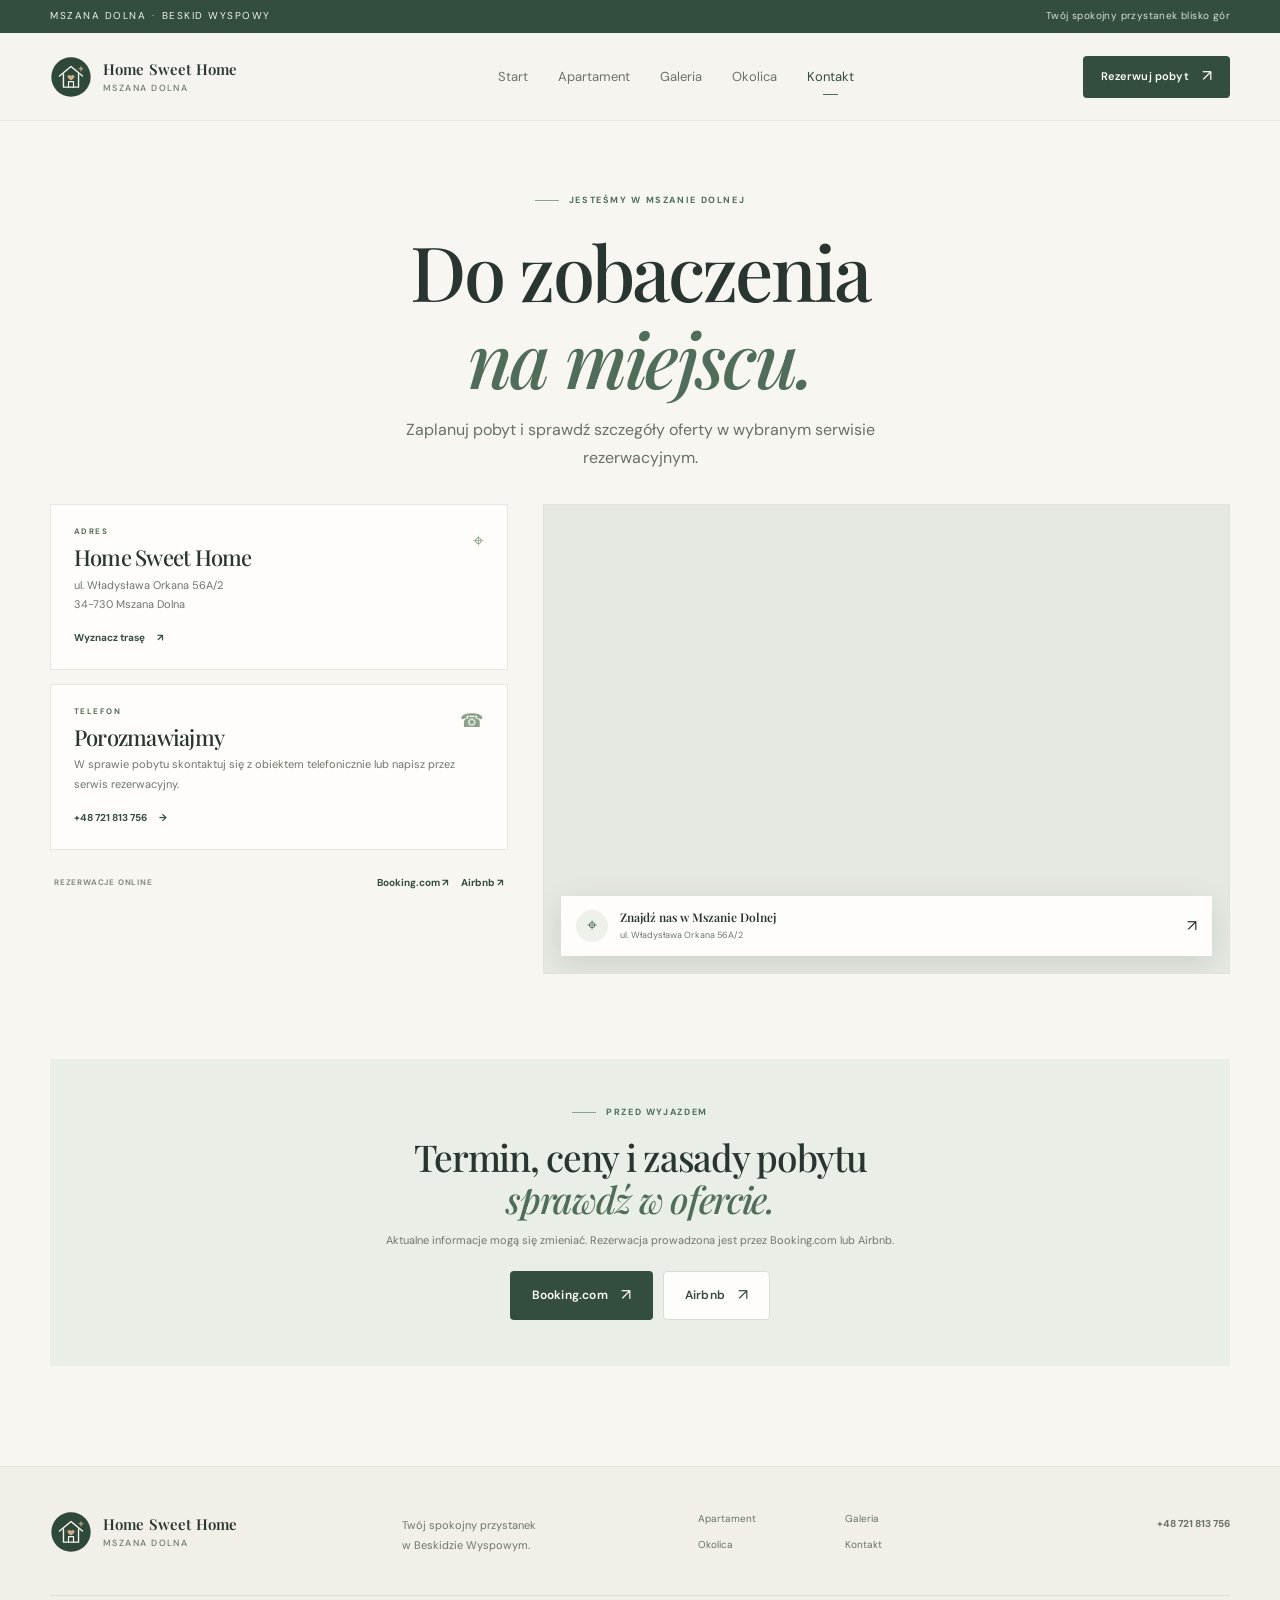
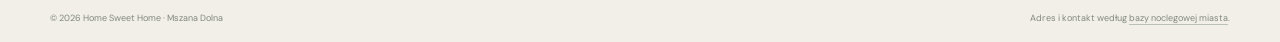
<file: kontakt.html>
<!doctype html>
<html lang="pl">
<head>
  <meta charset="utf-8"><meta name="viewport" content="width=device-width, initial-scale=1"><meta name="theme-color" content="#f6f4ee">
  <meta name="description" content="Skontaktuj się z Home Sweet Home w Mszanie Dolnej. Poznaj adres apartamentu, zadzwoń lub przejdź do serwisu rezerwacyjnego.">
  <title>Kontakt i dojazd — Home Sweet Home</title><link rel="icon" type="image/svg+xml" href="logo.svg">
  <link rel="preconnect" href="https://fonts.googleapis.com"><link rel="preconnect" href="https://fonts.gstatic.com" crossorigin>
  <link href="https://fonts.googleapis.com/css2?family=DM+Sans:wght@400;500;600;700&family=Playfair+Display:wght@500;600;700&display=swap" rel="stylesheet"><link rel="stylesheet" href="styles.css"><script src="script.js" defer></script>
</head>
<body data-page="kontakt">
  <div class="topline"><div class="wrap topline-inner"><div class="topline-links"><a href="https://mszana-dolna.pl/kontakt/urzad-miasta" target="_blank" rel="noopener noreferrer">MSZANA DOLNA</a><i aria-hidden="true">·</i><a href="https://www.odkryjbeskidwyspowy.pl/" target="_blank" rel="noopener noreferrer">BESKID WYSPOWY</a></div><span>Twój spokojny przystanek blisko gór</span></div></div>
  <header class="site-header"><div class="wrap header-inner"><a class="brand" href="index.html" aria-label="Home Sweet Home — strona główna"><img class="brand-logo" src="logo.svg" alt=""><span class="brand-name">Home Sweet Home<small>Mszana Dolna</small></span></a><button class="menu-toggle" type="button" aria-expanded="false" aria-controls="main-nav" aria-label="Otwórz menu"><span></span><span></span></button><nav class="main-nav" id="main-nav" aria-label="Menu główne"><a href="index.html">Start</a><a href="apartament.html">Apartament</a><a href="galeria.html">Galeria</a><a href="okolica.html">Okolica</a><a class="active" aria-current="page" href="kontakt.html">Kontakt</a></nav><a class="button button-dark header-cta" href="https://www.booking.com/hotel/pl/home-sweet-home-mszana-dolna.pl.html" target="_blank" rel="noopener noreferrer" data-booking-link>Rezerwuj pobyt <span aria-hidden="true">↗</span></a></div></header>
  <main>
    <section class="contact-heading wrap"><div class="eyebrow"><span class="eyebrow-line"></span> JESTEŚMY W MSZANIE DOLNEJ</div><h1>Do zobaczenia<br><em>na miejscu.</em></h1><p class="lead">Zaplanuj pobyt i sprawdź szczegóły oferty w wybranym serwisie rezerwacyjnym.</p></section>
    <section class="wrap contact-layout"><div class="contact-details"><div class="contact-card"><span class="contact-symbol" aria-hidden="true">⌖</span><div class="eyebrow">ADRES</div><h2>Home Sweet Home</h2><p>ul. Władysława Orkana 56A/2<br>34-730 Mszana Dolna</p><a class="text-link" href="https://www.google.com/maps/search/?api=1&amp;query=Home+Sweet+Home%2C+W%C5%82adys%C5%82awa+Orkana+56A%2C+Mszana+Dolna" target="_blank" rel="noopener noreferrer">Wyznacz trasę <span aria-hidden="true">↗</span></a></div><div class="contact-card"><span class="contact-symbol" aria-hidden="true">☎</span><div class="eyebrow">TELEFON</div><h2>Porozmawiajmy</h2><p>W sprawie pobytu skontaktuj się z obiektem telefonicznie lub napisz przez serwis rezerwacyjny.</p><a class="text-link" href="tel:+48721813756">+48 721 813 756 <span aria-hidden="true">→</span></a></div><div class="contact-direct"><span>REZERWACJE ONLINE</span><div><a href="https://www.booking.com/hotel/pl/home-sweet-home-mszana-dolna.pl.html" target="_blank" rel="noopener noreferrer" data-booking-link>Booking.com ↗</a><a href="https://www.airbnb.pl/rooms/1710311984842002623" target="_blank" rel="noopener noreferrer" data-airbnb-link>Airbnb ↗</a></div></div></div><div class="map-panel"><iframe title="Mapa dojazdu do Home Sweet Home w Mszanie Dolnej" src="https://www.google.com/maps?q=Home%20Sweet%20Home%2C%20W%C5%82adys%C5%82awa%20Orkana%2056A%2C%20Mszana%20Dolna&amp;output=embed" loading="lazy" referrerpolicy="no-referrer-when-downgrade" allowfullscreen></iframe><div class="map-caption"><span class="map-pin" aria-hidden="true">⌖</span><div><strong>Znajdź nas w Mszanie Dolnej</strong><small>ul. Władysława Orkana 56A/2</small></div><a href="https://www.google.com/maps/search/?api=1&amp;query=Home+Sweet+Home%2C+W%C5%82adys%C5%82awa+Orkana+56A%2C+Mszana+Dolna" target="_blank" rel="noopener noreferrer" aria-label="Otwórz mapę w Google Maps">↗</a></div></div></section>
    <section class="contact-note section-space"><div class="wrap contact-note-inner"><div class="eyebrow"><span class="eyebrow-line"></span> PRZED WYJAZDEM</div><h2>Termin, ceny i zasady pobytu<br><em>sprawdź w ofercie.</em></h2><p>Aktualne informacje mogą się zmieniać. Rezerwacja prowadzona jest przez Booking.com lub Airbnb.</p><div class="closing-actions"><a class="button button-dark" href="https://www.booking.com/hotel/pl/home-sweet-home-mszana-dolna.pl.html" target="_blank" rel="noopener noreferrer" data-booking-link>Booking.com <span aria-hidden="true">↗</span></a><a class="button button-light" href="https://www.airbnb.pl/rooms/1710311984842002623" target="_blank" rel="noopener noreferrer" data-airbnb-link>Airbnb <span aria-hidden="true">↗</span></a></div></div></section>
  </main>
  <footer class="site-footer"><div class="wrap footer-main"><a class="brand footer-brand" href="index.html"><img class="brand-logo" src="logo.svg" alt=""><span class="brand-name">Home Sweet Home<small>Mszana Dolna</small></span></a><p>Twój spokojny przystanek<br>w Beskidzie Wyspowym.</p><div class="footer-nav"><a href="apartament.html">Apartament</a><a href="galeria.html">Galeria</a><a href="okolica.html">Okolica</a><a href="kontakt.html">Kontakt</a></div><a class="footer-contact" href="tel:+48721813756">+48 721 813 756</a></div><div class="wrap footer-bottom"><span>© <span data-year></span> Home Sweet Home · Mszana Dolna</span><span>Adres i kontakt według <a href="https://mszana-dolna.pl/dla-turysty/baza-noclegowa" target="_blank" rel="noopener noreferrer">bazy noclegowej miasta</a>.</span></div></footer><a class="mobile-book" href="https://www.booking.com/hotel/pl/home-sweet-home-mszana-dolna.pl.html" target="_blank" rel="noopener noreferrer" data-booking-link>Sprawdź dostępność na Booking.com <span aria-hidden="true">↗</span></a>
</body>
</html>
</file>
<file: styles.css>
:root{--paper:#f8f6f0;--paper-2:#f1efe8;--ink:#29362f;--muted:#6c776d;--green:#4f6d59;--green-dark:#334d3e;--sage:#e0e7dc;--sage-light:#edf1e9;--sand:#c6a17c;--line:#dfe0d7;--white:#fffdf9;--serif:"Playfair Display",Georgia,serif;--sans:"DM Sans",Arial,sans-serif;--shadow:0 20px 60px rgba(45,62,49,.12)}
*{box-sizing:border-box}html{scroll-behavior:smooth}body{margin:0;background:var(--paper);color:var(--ink);font-family:var(--sans);font-size:15px;line-height:1.65;-webkit-font-smoothing:antialiased}img{display:block;max-width:100%}a{color:inherit;text-decoration:none}button,input,select{font:inherit}button,a{-webkit-tap-highlight-color:transparent}.wrap{width:min(1180px,calc(100% - 72px));margin-inline:auto}.topline{height:33px;background:var(--green-dark);color:#f1f3ec;font-size:10px;letter-spacing:.15em}.topline-inner{height:100%;display:flex;align-items:center;justify-content:space-between}.topline i{padding:0 6px;color:#c8d2c5;font-style:normal}.topline-inner>span:last-child{letter-spacing:.04em;color:#d9e0d5}.site-header{height:88px;position:relative;z-index:30;background:rgba(246,244,238,.94);border-bottom:1px solid rgba(38,51,45,.07);backdrop-filter:blur(12px)}.header-inner{height:100%;display:flex;align-items:center;justify-content:space-between;gap:24px}.brand{display:inline-flex;align-items:center;gap:11px;min-width:220px}.brand-mark{width:39px;height:39px;border:1px solid #8da08d;border-radius:50%;display:grid;place-items:center;color:var(--green-dark);font:600 20px var(--serif);letter-spacing:-.08em}.brand-mark span{color:#bc9c78;font-size:13px;padding-inline:1px}.brand-name{font:600 15px var(--serif);line-height:1.2;letter-spacing:.01em}.brand-name small{display:block;margin-top:4px;color:var(--muted);font:500 9px var(--sans);letter-spacing:.16em;text-transform:uppercase}.main-nav{display:flex;align-items:center;gap:30px}.main-nav a{position:relative;padding:10px 0;color:#68736a;font-size:13px;transition:color .2s}.main-nav a:hover,.main-nav a.active{color:var(--green-dark)}.main-nav a.active:after{content:"";position:absolute;left:0;right:0;bottom:2px;width:15px;height:1px;background:var(--green);margin:auto}.button{min-height:49px;display:inline-flex;align-items:center;justify-content:center;gap:13px;padding:0 21px;border:1px solid transparent;border-radius:4px;font-size:12px;font-weight:600;letter-spacing:.015em;cursor:pointer;transition:transform .2s,background .2s,border-color .2s,color .2s}.button:hover{transform:translateY(-2px)}.button-dark{background:var(--green-dark);color:var(--white)}.button-dark:hover{background:#395a46}.button-light{background:var(--white);color:var(--green-dark);border-color:#d7ded4}.button-outline{background:transparent;color:var(--white);border-color:rgba(255,255,255,.55)}.button-outline:hover{background:rgba(255,255,255,.11)}.button span{font-size:16px;font-weight:400}.header-cta{min-height:42px;padding-inline:17px;font-size:11px;white-space:nowrap}.menu-toggle{display:none}.eyebrow{display:flex;align-items:center;gap:10px;color:var(--green);font-size:9px;font-weight:700;letter-spacing:.18em}.eyebrow-line{width:24px;height:1px;background:#8ba28d}.eyebrow-pale{color:#e1e8de}.eyebrow-pale .eyebrow-line{background:#d2ddcf}h1,h2,h3,p{margin-top:0}h1,h2{font-family:var(--serif);font-weight:500;letter-spacing:-.035em;line-height:1.15}h1{font-size:clamp(48px,6.2vw,76px)}h2{font-size:clamp(34px,4vw,48px)}h1 em,h2 em{color:var(--green);font-weight:500}h3{font-family:var(--serif);font-weight:600;letter-spacing:-.015em}.lead{max-width:440px;color:#657168;font-size:16px;line-height:1.8}.text-link{display:inline-flex;align-items:center;gap:12px;color:var(--green-dark);font-size:12px;font-weight:700}.text-link span{transition:transform .2s}.text-link:hover span{transform:translateX(4px)}.section-space{padding-block:100px}.section-heading h2,.section-top h2{margin:16px 0 0}.home-hero{min-height:615px;position:relative;display:grid;grid-template-columns:.92fr 1.08fr;align-items:center;padding-top:52px;padding-bottom:140px}.hero-copy{position:relative;z-index:2;padding:20px 0 0}.hero-copy h1{margin:20px 0 19px}.hero-copy .lead{margin-bottom:26px}.hero-actions{display:flex;align-items:center;gap:25px}.hero-note{display:flex;align-items:center;gap:12px;margin-top:56px;color:#677268;font-size:11px;line-height:1.55}.hero-note strong{color:var(--ink);font-size:12px}.note-icon{width:36px;height:36px;display:grid;place-items:center;border:1px solid #becbbd;border-radius:50%;color:var(--green);font-size:17px}.hero-art{position:relative;height:480px;margin-left:9px}.hero-art:before{content:"";position:absolute;inset:30px -25px -22px 30px;border:1px solid #d6ddd2;border-radius:200px 200px 7px 7px}.hero-image{position:absolute;inset:0;width:100%;height:100%;object-fit:cover;object-position:center 55%;border-radius:200px 200px 6px 6px}.hero-caption{position:absolute;bottom:20px;left:20px;display:flex;align-items:center;gap:11px;padding:10px 16px;border:1px solid rgba(255,255,255,.45);border-radius:3px;background:rgba(31,48,38,.36);color:white;font-size:11px;backdrop-filter:blur(8px)}.caption-sparkle{color:#e4d0ad;font-size:18px}.hero-stamp{position:absolute;right:-26px;top:62px;width:94px;height:94px;display:flex;flex-direction:column;align-items:center;justify-content:center;border-radius:50%;background:#e7ecdf;color:var(--green-dark);font:500 11px var(--serif);line-height:1.05;transform:rotate(8deg);box-shadow:0 9px 28px rgba(43,61,47,.09)}.hero-stamp strong{font-size:17px;font-weight:600}.booking-card{position:absolute;z-index:4;right:26px;bottom:0;left:0;padding:22px 24px 14px;border:1px solid rgba(44,65,49,.09);border-radius:5px;background:var(--white);box-shadow:var(--shadow)}.booking-intro{display:flex;align-items:center;gap:12px;margin-bottom:18px}.booking-icon{width:35px;height:35px;display:grid;place-items:center;border-radius:50%;background:var(--sage-light);color:var(--green);font-size:24px}.booking-intro strong,.booking-intro small{display:block}.booking-intro strong{font:600 14px var(--serif)}.booking-intro small{margin-top:2px;color:var(--muted);font-size:10px}.booking-form{display:grid;grid-template-columns:1fr 1fr .9fr auto;align-items:end;gap:12px}.date-field,.guest-field{min-width:0;display:block;padding:9px 12px 8px;border:1px solid #e2e3dc;border-radius:3px;background:#fff}.date-field span,.guest-field span{display:block;color:#748077;font-size:9px;letter-spacing:.08em;text-transform:uppercase}.date-field input,.guest-field select{width:100%;height:23px;padding:0;border:0;outline:0;background:transparent;color:var(--ink);font-size:12px}.guest-field select{cursor:pointer}.booking-submit{min-height:43px;padding-inline:16px;white-space:nowrap;font-size:11px}.booking-hint{margin:10px 0 0;color:#8a9187;font-size:9px}.booking-results{padding:15px 0 3px;border-top:1px solid #e6e8df}.booking-results[hidden]{display:none}.booking-results p{margin:0 0 11px;color:var(--muted);font-size:11px}.booking-results>div{display:flex;gap:9px}.booking-results .button{min-height:38px;font-size:10px}.intro-section{padding-top:111px;padding-bottom:90px}.intro-grid{display:grid;grid-template-columns:1.03fr .97fr;gap:95px;align-items:end}.intro-text{max-width:420px;padding-bottom:3px}.intro-text p,.stay-description p,.room-grid p,.policies-grid>div>p,.area-intro p{color:#6b766d;font-size:13px;line-height:1.9}.intro-text .text-link{margin-top:9px}.feature-strip{display:grid;grid-template-columns:repeat(4,1fr);padding:27px 29px;border-block:1px solid var(--line)}.feature-item{display:flex;align-items:center;gap:13px;padding-inline:17px;border-right:1px solid var(--line)}.feature-item:first-child{padding-left:0}.feature-item:last-child{padding-right:0;border:0}.feature-icon{width:38px;height:38px;flex:none;display:grid;place-items:center;border-radius:50%;background:var(--sage-light);color:var(--green);font-size:19px}.feature-item strong,.feature-item small{display:block}.feature-item strong{font:600 12px var(--serif)}.feature-item small{margin-top:3px;color:var(--muted);font-size:9px}.home-gallery{padding-top:100px;padding-bottom:105px}.section-top{display:flex;align-items:end;justify-content:space-between;gap:20px;margin-bottom:30px}.section-top .text-link{padding-bottom:7px}.preview-grid{display:grid;grid-template-columns:1.5fr 1fr 1fr;gap:14px;height:370px}.preview-photo{position:relative;overflow:hidden;border-radius:3px;background:#dfe4db}.preview-photo img{width:100%;height:100%;object-fit:cover;transition:transform .5s}.preview-photo:hover img{transform:scale(1.035)}.preview-photo:after{content:"";position:absolute;inset:55% 0 0;background:linear-gradient(transparent,rgba(20,31,23,.53))}.preview-large img{object-position:center 54%}.photo-label,.photo-count{position:absolute;z-index:1;left:20px;bottom:17px;color:white;font:500 16px var(--serif)}.photo-count{display:flex;align-items:center;gap:8px;font:600 10px var(--sans)}.neighborhood-band{padding-block:88px;background:var(--green-dark);color:#f6f4ee}.neighborhood-grid{display:grid;grid-template-columns:.95fr 1.05fr;gap:77px;align-items:center}.neighborhood-copy h2{margin:18px 0;color:var(--white)}.neighborhood-copy h2 em{color:#d8dfd0}.neighborhood-copy p{max-width:430px;margin-bottom:27px;color:#d0d9cf;font-size:13px;line-height:1.9}.neighborhood-image{position:relative;height:360px}.neighborhood-image img{width:100%;height:100%;object-fit:cover;border-radius:170px 170px 3px 3px}.neighborhood-image span{position:absolute;right:-15px;bottom:14px;padding:11px 16px;background:#e8ece3;color:var(--green-dark);font:500 13px var(--serif)}.closing-cta{padding-block:80px}.closing-inner{display:grid;grid-template-columns:52px 1fr auto;align-items:center;gap:28px;padding:36px 0;border-block:1px solid var(--line)}.closing-star{align-self:start;color:#829782;font-size:29px}.closing-inner h2{margin:12px 0 8px;font-size:clamp(32px,3.5vw,42px)}.closing-inner p{margin:0;color:var(--muted);font-size:12px}.closing-actions{display:flex;gap:10px}.site-footer{background:var(--paper-2);border-top:1px solid #e4e2d8}.footer-main{display:grid;grid-template-columns:1.15fr .95fr 1fr .8fr;align-items:start;gap:32px;padding-top:44px;padding-bottom:39px}.footer-brand{min-width:0}.footer-main>p{margin:5px 0 0;color:var(--muted);font-size:11px;line-height:1.8}.footer-nav{display:grid;grid-template-columns:1fr 1fr;gap:9px 17px}.footer-nav a,.footer-contact{color:#68736a;font-size:10px}.footer-nav a:hover,.footer-contact:hover{color:var(--green-dark)}.footer-contact{justify-self:end;padding-top:5px;font-weight:700}.footer-bottom{min-height:47px;display:flex;align-items:center;justify-content:space-between;gap:20px;border-top:1px solid #dcded5;color:#81887e;font-size:9px}.footer-bottom a{text-decoration:underline;text-decoration-color:#b7c1b4;text-underline-offset:3px}.mobile-book{display:none}

/* Inner pages */
.page-hero{display:grid;grid-template-columns:.9fr 1.1fr;gap:58px;align-items:center;padding-top:68px;padding-bottom:58px}.page-hero-copy{padding:0 0 5px}.page-hero-copy h1{margin:20px 0}.page-hero-copy .lead{margin-bottom:27px}.page-hero-photo{height:430px;position:relative}.page-hero-photo img{width:100%;height:100%;object-fit:cover;border-radius:180px 180px 4px 4px}.image-note{position:absolute;left:-20px;bottom:18px;padding:12px 17px;background:var(--white);box-shadow:0 9px 30px rgba(45,62,49,.12);font:500 12px var(--serif)}.stay-overview{display:grid;grid-template-columns:.95fr 1.05fr;gap:110px;align-items:start}.stay-description{max-width:510px;padding-top:20px}.stay-description p+p{margin-top:14px}.stay-description .text-link{margin-top:9px}.amenities-section{padding-block:87px;background:#eeefe8}.section-aside{max-width:245px;margin:0 0 7px;color:var(--muted);font-size:11px;line-height:1.7}.amenity-grid{display:grid;grid-template-columns:repeat(3,1fr);gap:1px;background:#dfe3d9;border:1px solid #dfe3d9}.amenity-card{min-height:186px;padding:25px 27px;background:#f7f6f0}.amenity-card>span{color:#7e987f;font-size:21px}.amenity-card h3{margin:15px 0 7px;font-size:16px}.amenity-card p{max-width:275px;margin:0;color:var(--muted);font-size:11px;line-height:1.8}.room-grid{display:grid;grid-template-columns:1fr 1fr;gap:80px;align-items:center}.room-grid>img{width:100%;height:410px;object-fit:cover;border-radius:4px 145px 4px 4px}.room-grid h2{margin:17px 0}.room-grid p{max-width:430px}.room-grid .text-link{margin-top:8px}.policies-section{padding-block:83px;background:#e8ece3}.policies-grid{display:grid;grid-template-columns:.88fr 1.12fr;gap:100px;align-items:start}.policies-grid h2{margin:17px 0}.policies-grid>div>p{max-width:400px;margin-bottom:21px}.policy-list{margin:3px 0 0;padding:0;list-style:none}.policy-list li{display:grid;grid-template-columns:45px 1fr;gap:17px;padding:0 0 20px;margin-bottom:20px;border-bottom:1px solid #d2dbd0}.policy-list li:last-child{margin-bottom:0}.policy-list li>span{color:#819581;font:500 14px var(--serif)}.policy-list strong{font:600 14px var(--serif)}.policy-list p{margin:4px 0 0;color:var(--muted);font-size:11px;line-height:1.7}.gallery-heading{padding-top:76px;padding-bottom:37px;text-align:center}.gallery-heading .eyebrow{justify-content:center}.gallery-heading h1{margin:20px 0 15px}.gallery-heading .lead{max-width:550px;margin:0 auto 20px;font-size:14px}.gallery-count{color:#899287;font-size:9px;font-weight:700;letter-spacing:.15em}.gallery-count i{padding-inline:6px;color:#af987a;font-style:normal}.gallery-section{padding-bottom:79px}.gallery-grid{display:grid;grid-template-columns:1.05fr 1fr 1fr;grid-auto-rows:220px;gap:12px}.gallery-tile{position:relative;min-width:0;overflow:hidden;padding:0;border:0;border-radius:3px;background:#e2e7df;cursor:zoom-in;text-align:left}.gallery-tile:after{content:"";position:absolute;inset:45% 0 0;background:linear-gradient(transparent,rgba(22,32,24,.46));pointer-events:none}.gallery-tile img{width:100%;height:100%;object-fit:cover;transition:transform .45s}.gallery-tile:hover img{transform:scale(1.04)}.gallery-tile span{position:absolute;z-index:1;left:16px;bottom:13px;color:white;font:500 14px var(--serif)}.tile-tall{grid-row:span 2}.tile-wide{grid-column:span 2}.photo-source{margin:14px 0 0;color:#92988f;font-size:9px;text-align:right}.lightbox{position:fixed;width:min(96vw,1120px);max-width:none;height:min(92vh,800px);max-height:none;padding:52px 72px 46px;border:1px solid rgba(255,255,255,.14);background:#1f2d25;color:white;overflow:visible}.lightbox::backdrop{background:rgba(19,27,22,.87);backdrop-filter:blur(4px)}.lightbox figure{height:100%;display:flex;flex-direction:column;align-items:center;justify-content:center;margin:0}.lightbox figure img{width:100%;height:calc(100% - 29px);object-fit:contain}.lightbox figcaption{padding-top:11px;color:#dbe1d7;font-size:11px;text-align:center}.lightbox-close,.lightbox-arrow{position:absolute;display:grid;place-items:center;border:1px solid rgba(255,255,255,.32);border-radius:50%;background:rgba(255,255,255,.06);color:white;cursor:pointer}.lightbox-close{top:13px;right:15px;width:36px;height:36px;font-size:25px}.lightbox-arrow{top:50%;width:42px;height:42px;font-size:31px;transform:translateY(-50%)}.lightbox-prev{left:16px}.lightbox-next{right:16px}.lightbox-position{position:absolute;left:20px;top:22px;color:#dbe1d7;font-size:10px}.gallery-booking{padding-block:48px;background:#e8ece3}.gallery-booking-inner{display:flex;align-items:center;justify-content:space-between;gap:20px}.gallery-booking h2{margin:14px 0 0;font-size:36px}.area-hero{height:510px;position:relative;color:white;background:#526756}.area-hero>img{width:100%;height:100%;object-fit:cover;object-position:center 48%}.area-hero:after{content:"";position:absolute;inset:0;background:linear-gradient(90deg,rgba(27,43,33,.76) 0%,rgba(27,43,33,.43) 48%,rgba(27,43,33,.05) 100%)}.area-hero-overlay{position:absolute;z-index:1;inset:0;display:flex;align-items:center}.area-hero-overlay .wrap{padding-top:5px}.area-hero h1{margin:20px 0 15px;color:white}.area-hero h1 em{color:#e0e7dc}.area-hero p{max-width:450px;color:#e7ece5;font-size:13px;line-height:1.85}.area-intro{display:grid;grid-template-columns:1fr 1fr;gap:100px;align-items:end}.area-intro>div:last-child{max-width:480px;padding-bottom:5px}.area-intro p{margin-bottom:12px}.area-intro .text-link{margin-top:3px}.area-cards-section{padding-block:83px;background:#eeefe8}.area-cards{display:grid;grid-template-columns:repeat(3,1fr);gap:20px}.area-card{background:var(--white);border:1px solid #e1e4db}.area-card-image{height:218px;position:relative;display:block;overflow:hidden;background:#dce3d8}.area-card-image img{width:100%;height:100%;object-fit:cover;transition:transform .4s}.area-card-image:hover img{transform:scale(1.04)}.area-card-number{position:absolute;top:13px;left:14px;width:32px;height:32px;display:grid;place-items:center;border-radius:50%;background:rgba(248,247,240,.93);color:var(--green-dark);font:500 12px var(--serif)}.area-card-copy{padding:22px 22px 24px}.area-card-copy .eyebrow{font-size:8px}.area-card-copy h3{margin:10px 0 7px;font-size:20px}.area-card-copy p{min-height:72px;margin-bottom:13px;color:var(--muted);font-size:10px;line-height:1.8}.area-card-copy .text-link{font-size:10px}.area-note-inner{display:grid;grid-template-columns:42px 1fr .9fr;gap:25px;align-items:center}.area-note-inner>.note-icon{align-self:start}.area-note-inner h2{margin:15px 0 9px}.area-note-inner p{max-width:450px;color:var(--muted);font-size:11px;line-height:1.8}.area-note-inner .text-link{font-size:11px}.area-note-inner>img{width:100%;height:285px;object-fit:cover;border-radius:3px 145px 3px 3px}.contact-heading{padding-top:72px;padding-bottom:31px;text-align:center}.contact-heading .eyebrow{justify-content:center}.contact-heading h1{margin:19px 0 14px}.contact-heading .lead{max-width:515px;margin:0 auto}.contact-layout{display:grid;grid-template-columns:.8fr 1.2fr;gap:35px;padding-bottom:85px}.contact-details{display:flex;flex-direction:column;gap:14px}.contact-card{padding:20px 23px;background:var(--white);border:1px solid #e5e6de}.contact-symbol{float:right;color:#8ba18b;font-size:19px}.contact-card .eyebrow{font-size:8px}.contact-card h2{margin:7px 0 5px;font-size:22px}.contact-card p{margin-bottom:10px;color:var(--muted);font-size:11px;line-height:1.75}.contact-card .text-link{font-size:10px}.contact-direct{display:flex;align-items:center;justify-content:space-between;padding:11px 4px;color:#828b81;font-size:8px;font-weight:700;letter-spacing:.1em}.contact-direct div{display:flex;gap:12px}.contact-direct a{color:var(--green-dark);font-size:10px;letter-spacing:0}.map-panel{position:relative;min-height:460px;overflow:hidden;border:1px solid #dfe2d9;background:#e5e9e1}.map-panel iframe{width:100%;height:100%;min-height:460px;border:0;filter:saturate(.7)}.map-caption{position:absolute;right:17px;bottom:17px;left:17px;display:flex;align-items:center;gap:12px;padding:13px 15px;background:rgba(255,254,250,.95);box-shadow:0 8px 30px rgba(27,43,33,.12)}.map-pin{width:32px;height:32px;display:grid;place-items:center;border-radius:50%;background:var(--sage-light);color:var(--green);font-size:18px}.map-caption>div{flex:1}.map-caption strong,.map-caption small{display:block}.map-caption strong{font:600 12px var(--serif)}.map-caption small{margin-top:3px;color:var(--muted);font-size:9px}.map-caption>a{font-size:16px}.contact-note{padding-top:0}.contact-note-inner{padding:46px;background:#e8ece3;text-align:center}.contact-note-inner .eyebrow{justify-content:center}.contact-note-inner h2{margin:16px 0 10px;font-size:37px}.contact-note-inner>p{color:var(--muted);font-size:11px}.contact-note-inner .closing-actions{justify-content:center;margin-top:22px}

@media(max-width:1000px){.wrap{width:min(100% - 48px,1180px)}.main-nav{gap:17px}.brand{min-width:auto}.header-inner{gap:17px}.header-cta{padding-inline:12px}.home-hero{grid-template-columns:.9fr 1.1fr;min-height:600px}.hero-art{height:430px}.hero-copy h1{font-size:62px}.booking-form{grid-template-columns:1fr 1fr .8fr}.booking-submit{grid-column:1/-1}.booking-card{right:0}.booking-hint{margin-top:7px}.feature-strip{padding-inline:15px}.feature-item{gap:9px;padding-inline:10px}.feature-item small{font-size:8px}.neighborhood-grid{gap:45px}.stay-overview,.policies-grid{gap:65px}.page-hero{gap:35px}.area-note-inner{grid-template-columns:35px 1fr .8fr}}
@media(max-width:760px){.wrap{width:calc(100% - 38px)}.topline{height:31px;font-size:8px}.topline-inner>span:last-child{display:none}.site-header{height:72px}.header-inner{gap:12px}.brand-name{font-size:14px}.brand-mark{width:35px;height:35px}.menu-toggle{width:39px;height:39px;display:flex;flex-direction:column;justify-content:center;align-items:center;gap:5px;margin-left:auto;border:1px solid #d6ddd3;border-radius:50%;background:transparent}.menu-toggle span{width:14px;height:1px;background:var(--green-dark);transition:transform .2s}.menu-toggle[aria-expanded="true"] span:first-child{transform:translateY(3px) rotate(45deg)}.menu-toggle[aria-expanded="true"] span:last-child{transform:translateY(-3px) rotate(-45deg)}.main-nav{position:absolute;top:71px;right:0;left:0;display:none;flex-direction:column;align-items:stretch;gap:0;padding:8px 22px 16px;background:var(--paper);border-bottom:1px solid var(--line);box-shadow:0 12px 20px rgba(45,62,49,.08)}.main-nav.open{display:flex}.main-nav a{padding:12px 5px;border-bottom:1px solid #e7e7df}.main-nav a:last-child{border-bottom:0}.main-nav a.active:after{display:none}.header-cta{display:none}.mobile-book{position:fixed;z-index:25;right:12px;bottom:11px;left:12px;min-height:48px;display:flex;align-items:center;justify-content:center;gap:12px;padding:0 15px;border-radius:4px;background:var(--green-dark);box-shadow:0 8px 25px rgba(25,39,29,.22);color:white;font-size:11px;font-weight:600}.mobile-book span{font-size:16px}.section-space{padding-block:69px}h1{font-size:clamp(46px,13vw,64px)}h2{font-size:clamp(32px,9vw,42px)}.home-hero{display:flex;flex-direction:column;align-items:stretch;padding-top:43px;padding-bottom:0;min-height:0}.hero-copy{padding:0}.hero-copy h1{margin:17px 0 14px;font-size:57px}.hero-copy .lead{font-size:14px}.hero-actions{gap:19px}.hero-actions .button{min-height:46px;padding-inline:15px}.hero-actions .text-link{font-size:10px}.hero-note{margin-top:24px}.hero-art{height:min(112vw,450px);margin:32px 6px 0}.hero-art:before{inset:15px -12px -12px 14px}.hero-image{border-radius:170px 170px 4px 4px}.hero-stamp{right:-13px;top:33px;width:73px;height:73px;font-size:9px}.hero-stamp strong{font-size:14px}.hero-caption{bottom:12px;left:11px;font-size:9px}.booking-card{position:relative;right:auto;bottom:auto;left:auto;margin-top:-26px;padding:18px 16px 13px}.booking-intro{margin-bottom:13px}.booking-form{grid-template-columns:1fr 1fr;gap:9px}.guest-field{grid-column:1}.booking-submit{grid-column:2;grid-row:2;min-height:42px;padding-inline:10px}.booking-hint{font-size:8px}.booking-results>div{flex-wrap:wrap}.booking-results .button{flex:1}.intro-section{padding-top:73px;padding-bottom:58px}.intro-grid{grid-template-columns:1fr;gap:19px}.intro-text{max-width:540px}.intro-text p{font-size:12px}.feature-strip{grid-template-columns:1fr 1fr;gap:0;padding:7px 0}.feature-item{min-height:75px;padding:10px 7px;border-right:0;border-bottom:1px solid var(--line)}.feature-item:nth-child(odd){border-right:1px solid var(--line)}.feature-item:nth-last-child(-n+2){border-bottom:0}.feature-item:first-child{padding-left:7px}.feature-icon{width:33px;height:33px;font-size:16px}.feature-item strong{font-size:11px}.feature-item small{max-width:130px;font-size:8px}.home-gallery{padding-block:66px}.section-top{align-items:start;flex-direction:column;gap:12px;margin-bottom:22px}.section-top .text-link{padding-bottom:0;font-size:10px}.preview-grid{height:auto;grid-template-columns:1fr 1fr;grid-template-rows:220px 155px;gap:9px}.preview-large{grid-column:span 2}.preview-photo img{object-position:center}.photo-label{left:13px;bottom:12px;font-size:13px}.photo-count{left:12px;bottom:11px;font-size:9px}.neighborhood-band{padding-block:60px}.neighborhood-grid{grid-template-columns:1fr;gap:27px}.neighborhood-copy p{font-size:12px}.neighborhood-image{height:270px;margin-right:10px}.neighborhood-image img{border-radius:140px 140px 3px 3px}.neighborhood-image span{right:-10px;font-size:11px}.closing-cta{padding-block:48px}.closing-inner{grid-template-columns:28px 1fr;gap:13px;padding-block:26px}.closing-star{font-size:22px}.closing-inner p{font-size:10px}.closing-actions{grid-column:2;flex-wrap:wrap}.closing-actions .button{min-height:42px;font-size:10px}.site-footer{padding-bottom:56px}.footer-main{grid-template-columns:1fr 1fr;gap:20px 15px;padding-block:31px}.footer-main>p{font-size:9px}.footer-nav{gap:8px 10px}.footer-nav a,.footer-contact{font-size:9px}.footer-contact{justify-self:start;grid-column:2}.footer-bottom{align-items:flex-start;flex-direction:column;gap:5px;padding-block:12px;font-size:8px}.footer-bottom span:last-child{max-width:100%}.page-hero{grid-template-columns:1fr;gap:26px;padding-top:48px;padding-bottom:0}.page-hero-copy h1{font-size:53px}.page-hero-copy .lead{font-size:13px}.page-hero-photo{height:330px;margin:0 8px 0 12px}.page-hero-photo img{border-radius:150px 150px 4px 4px}.image-note{left:-10px;bottom:13px;font-size:10px}.stay-overview{grid-template-columns:1fr;gap:17px}.stay-description{padding-top:0}.stay-description p{font-size:12px}.amenities-section{padding-block:63px}.section-aside{align-self:flex-start;margin-top:2px;font-size:9px}.amenity-grid{grid-template-columns:1fr 1fr}.amenity-card{min-height:166px;padding:18px 15px}.amenity-card h3{font-size:15px}.amenity-card p{font-size:9px}.room-grid{grid-template-columns:1fr;gap:27px}.room-grid>img{height:280px;border-radius:4px 120px 4px 4px}.room-grid p{font-size:11px}.policies-section{padding-block:61px}.policies-grid{grid-template-columns:1fr;gap:31px}.policy-list li{grid-template-columns:34px 1fr;gap:10px}.policy-list p{font-size:10px}.gallery-heading{padding-top:50px;padding-bottom:25px}.gallery-heading h1{font-size:53px}.gallery-heading .lead{font-size:11px}.gallery-grid{grid-template-columns:1fr 1fr;grid-auto-rows:165px;gap:8px}.tile-tall{grid-row:span 2}.tile-wide{grid-column:span 2}.gallery-tile span{left:11px;bottom:10px;font-size:12px}.gallery-section{padding-bottom:48px}.photo-source{text-align:left;font-size:8px}.lightbox{width:100vw;height:82vh;padding:48px 43px 38px}.lightbox-arrow{width:33px;height:33px;font-size:25px}.lightbox-prev{left:5px}.lightbox-next{right:5px}.lightbox-close{top:8px;right:8px}.lightbox-position{left:12px;top:18px}.gallery-booking{padding-block:34px}.gallery-booking-inner{align-items:flex-start;flex-direction:column}.gallery-booking h2{font-size:29px}.gallery-booking .button{min-height:44px}.area-hero{height:465px}.area-hero>img{object-position:55% center}.area-hero:after{background:linear-gradient(90deg,rgba(27,43,33,.74),rgba(27,43,33,.24))}.area-hero h1{font-size:54px}.area-hero p{max-width:350px;font-size:11px}.area-intro{grid-template-columns:1fr;gap:17px}.area-intro p{font-size:11px}.area-cards-section{padding-block:61px}.area-cards{grid-template-columns:1fr;gap:14px}.area-card{display:grid;grid-template-columns:.9fr 1.1fr}.area-card-image{height:auto;min-height:210px}.area-card-copy{padding:16px 14px}.area-card-copy h3{font-size:17px}.area-card-copy p{min-height:0;font-size:9px}.area-card-copy .text-link{font-size:9px}.area-note-inner{grid-template-columns:30px 1fr;gap:12px}.area-note-inner>img{grid-column:2;height:220px;margin-top:5px;border-radius:3px 100px 3px 3px}.area-note-inner p{font-size:10px}.contact-heading{padding-top:50px;padding-bottom:24px}.contact-heading h1{font-size:54px}.contact-heading .lead{font-size:11px}.contact-layout{grid-template-columns:1fr;gap:19px;padding-bottom:56px}.contact-details{gap:9px}.contact-card{padding:17px 18px}.contact-card h2{font-size:20px}.contact-card p{font-size:10px}.contact-direct{padding:9px 2px}.map-panel,.map-panel iframe{min-height:320px}.map-caption{right:9px;bottom:9px;left:9px;padding:11px}.contact-note{padding-top:0}.contact-note-inner{padding:31px 17px}.contact-note-inner h2{font-size:30px}.contact-note-inner>p{font-size:9px}.contact-note-inner .closing-actions{gap:7px}}
@media(max-width:390px){.wrap{width:calc(100% - 30px)}.brand{gap:7px}.brand-name{font-size:13px}.booking-form{grid-template-columns:1fr 1fr}.booking-submit{font-size:9px}.hero-copy h1{font-size:51px}.hero-actions{gap:12px}.hero-actions .button{padding-inline:11px;font-size:10px}.hero-actions .text-link{font-size:9px}.area-card{grid-template-columns:1fr}.area-card-image{height:190px;min-height:0}.area-card-copy p{font-size:10px}}
@media(prefers-reduced-motion:reduce){html{scroll-behavior:auto}*,*::before,*::after{transition:none!important}}

/* Wspólny znak marki i widoczny fokus klawiatury. */
.brand-logo{width:42px;height:42px;display:block;flex:none;object-fit:contain}
:where(a,button,input,select,iframe):focus-visible{outline:2px solid #8b6b49;outline-offset:3px}
@media(max-width:760px){.brand-logo{width:37px;height:37px}}
.topline-links{display:flex;align-items:center;white-space:nowrap}
.topline-links a{color:inherit;text-decoration:none}
.topline-links a:hover{text-decoration:underline;text-underline-offset:3px;color:#fff}
@media(max-width:760px){.topline-links{letter-spacing:.11em}.topline-links i{padding:0 4px}}


/* Lżejsza, cieplejsza paleta oraz czytelny opis zamiast niedziałającego zdjęcia. */
.amenities-section{background:#f0f0e9}
.policies-section,.contact-note-inner{background:#e9eee6}
.image-frame{position:relative}
.image-unavailable{visibility:hidden}
.image-fallback{position:absolute;z-index:1;inset:0;display:flex;flex-direction:column;align-items:center;justify-content:center;gap:9px;padding:24px;border:1px solid rgba(79,109,89,.13);border-radius:inherit;background:linear-gradient(145deg,#edf1e9,#e3e9df);color:var(--green-dark);text-align:center;pointer-events:none}
.image-fallback strong{font:600 15px var(--serif)}
.image-fallback span{max-width:34ch;color:#56675a;font-size:12px;line-height:1.6}
.image-frame>:is(.hero-caption,.hero-stamp,.image-note,.photo-label,.photo-count,.area-card-number,.neighborhood-image span){z-index:2}
.area-hero-overlay{z-index:2}
.lightbox figure{position:relative}
.lightbox figcaption{position:relative;z-index:2}
.room-photo{position:relative;width:100%;height:410px}
.room-photo img{width:100%;height:100%;object-fit:cover;border-radius:4px 145px 4px 4px}
.area-note-photo{position:relative;width:100%;height:285px}
.area-note-photo img{width:100%;height:100%;object-fit:cover;border-radius:3px 145px 3px 3px}
@media(max-width:760px){.room-photo{height:280px}.room-photo img{border-radius:4px 120px 4px 4px}.area-note-photo{grid-column:2;height:220px;margin-top:5px}.area-note-photo img{border-radius:3px 100px 3px 3px}}

.image-frame.gallery-tile>span:not(.image-fallback),.image-frame.neighborhood-image>span{z-index:2}

@media(prefers-reduced-motion:reduce){html{scroll-behavior:auto}*,*::before,*::after{scroll-behavior:auto!important;animation-duration:.01ms!important;animation-iteration-count:1!important;transition-duration:.01ms!important}}

/* Formularz rezerwacji nie zasłania notki w sekcji hero. */
@media(min-width:761px) and (max-width:1000px){.home-hero{grid-template-rows:auto auto;padding-bottom:0}.hero-copy{grid-column:1;grid-row:1}.hero-art{grid-column:2;grid-row:1}.booking-card{position:relative;grid-column:1/-1;grid-row:2;top:auto;right:auto;bottom:auto;left:auto;margin:20px 0 0}}
@media(min-width:1001px){.home-hero{padding-bottom:190px}}

.hero-image{object-fit:contain;object-position:center;background:var(--paper)}

/* On narrow screens, keep the full portrait clear and give the round stamp its own space. */
@media(max-width:480px){.hero-image{left:0;right:auto;width:calc(100% - 70px)}}
</file>
